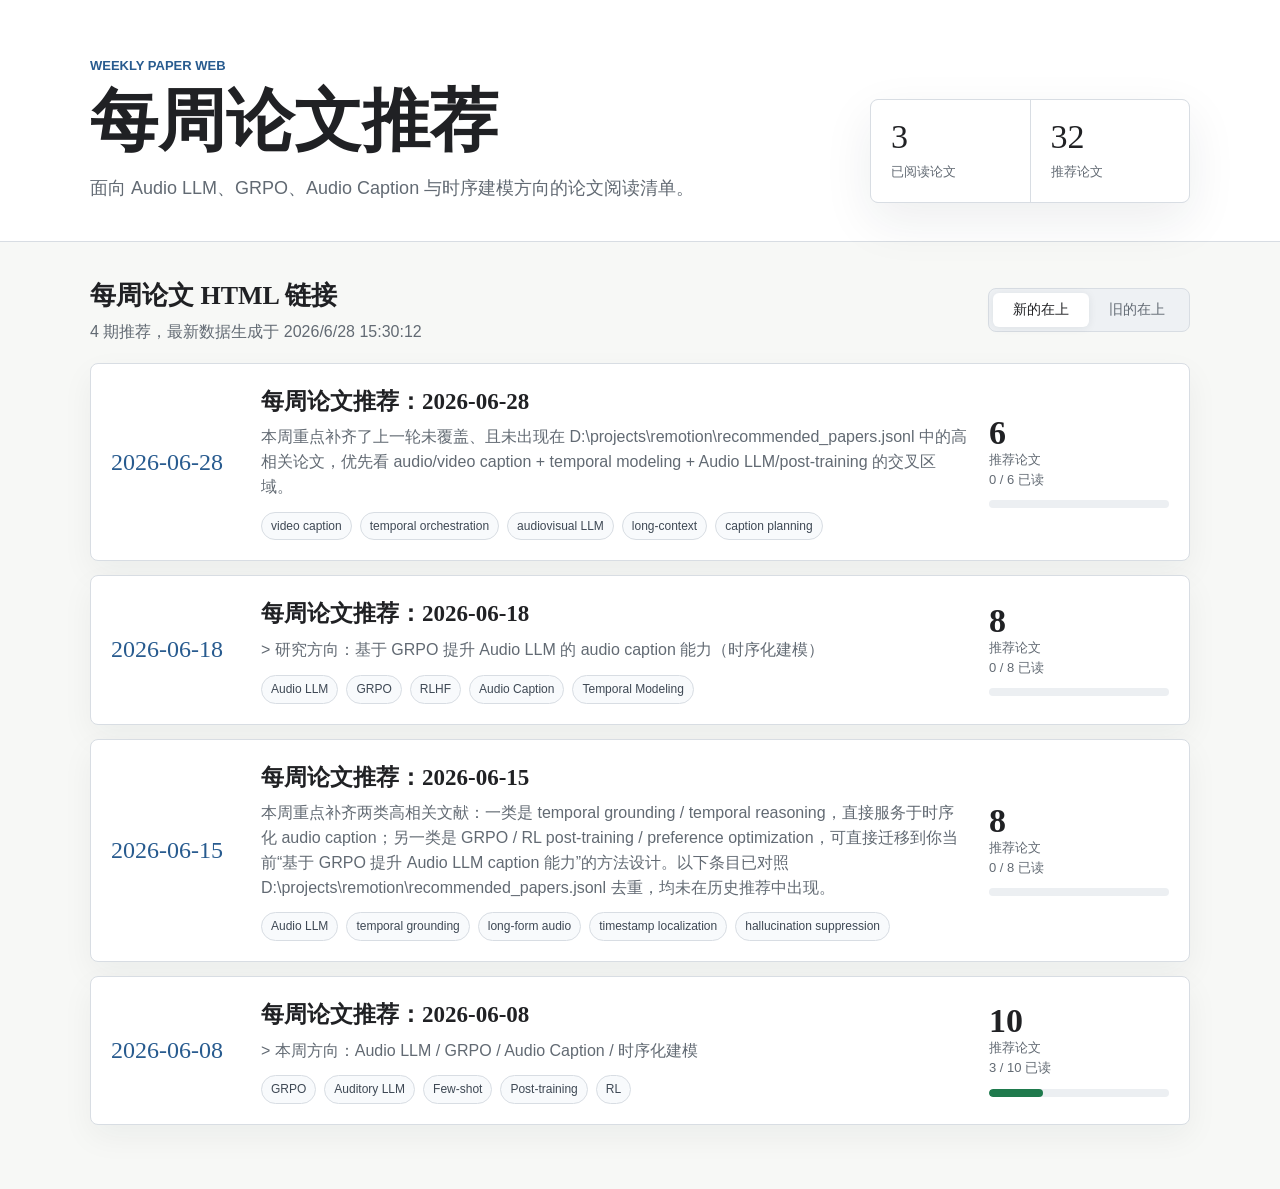
<file: index.html>
<!doctype html>
<html lang="zh-CN">
  <head>
    <meta charset="utf-8">
    <meta name="viewport" content="width=device-width, initial-scale=1">
    <title>每周论文推荐</title>
    <link rel="stylesheet" href="styles.css">
  </head>
  <body>
    <header class="site-header">
      <div class="wrap header-grid">
        <div>
          <p class="eyebrow">Weekly Paper Web</p>
          <h1>每周论文推荐</h1>
          <p class="lead">面向 Audio LLM、GRPO、Audio Caption 与时序建模方向的论文阅读清单。</p>
        </div>
        <div class="stats-panel" aria-label="阅读统计">
          <div>
            <span id="readCount" class="stat-number">0</span>
            <span class="stat-label">已阅读论文</span>
          </div>
          <div>
            <span id="paperCount" class="stat-number">0</span>
            <span class="stat-label">推荐论文</span>
          </div>
        </div>
      </div>
    </header>

    <main class="wrap main-grid">
      <section class="toolbar" aria-label="列表工具">
        <div>
          <h2>每周论文 HTML 链接</h2>
          <p id="weekSummary">正在载入数据...</p>
        </div>
        <div class="segmented" role="group" aria-label="排序方式">
          <button id="sortDesc" class="active" type="button">新的在上</button>
          <button id="sortAsc" type="button">旧的在上</button>
        </div>
      </section>

      <section id="weekList" class="week-list" aria-live="polite"></section>
    </main>

    <script src="app.js"></script>
  </body>
</html>
</file>
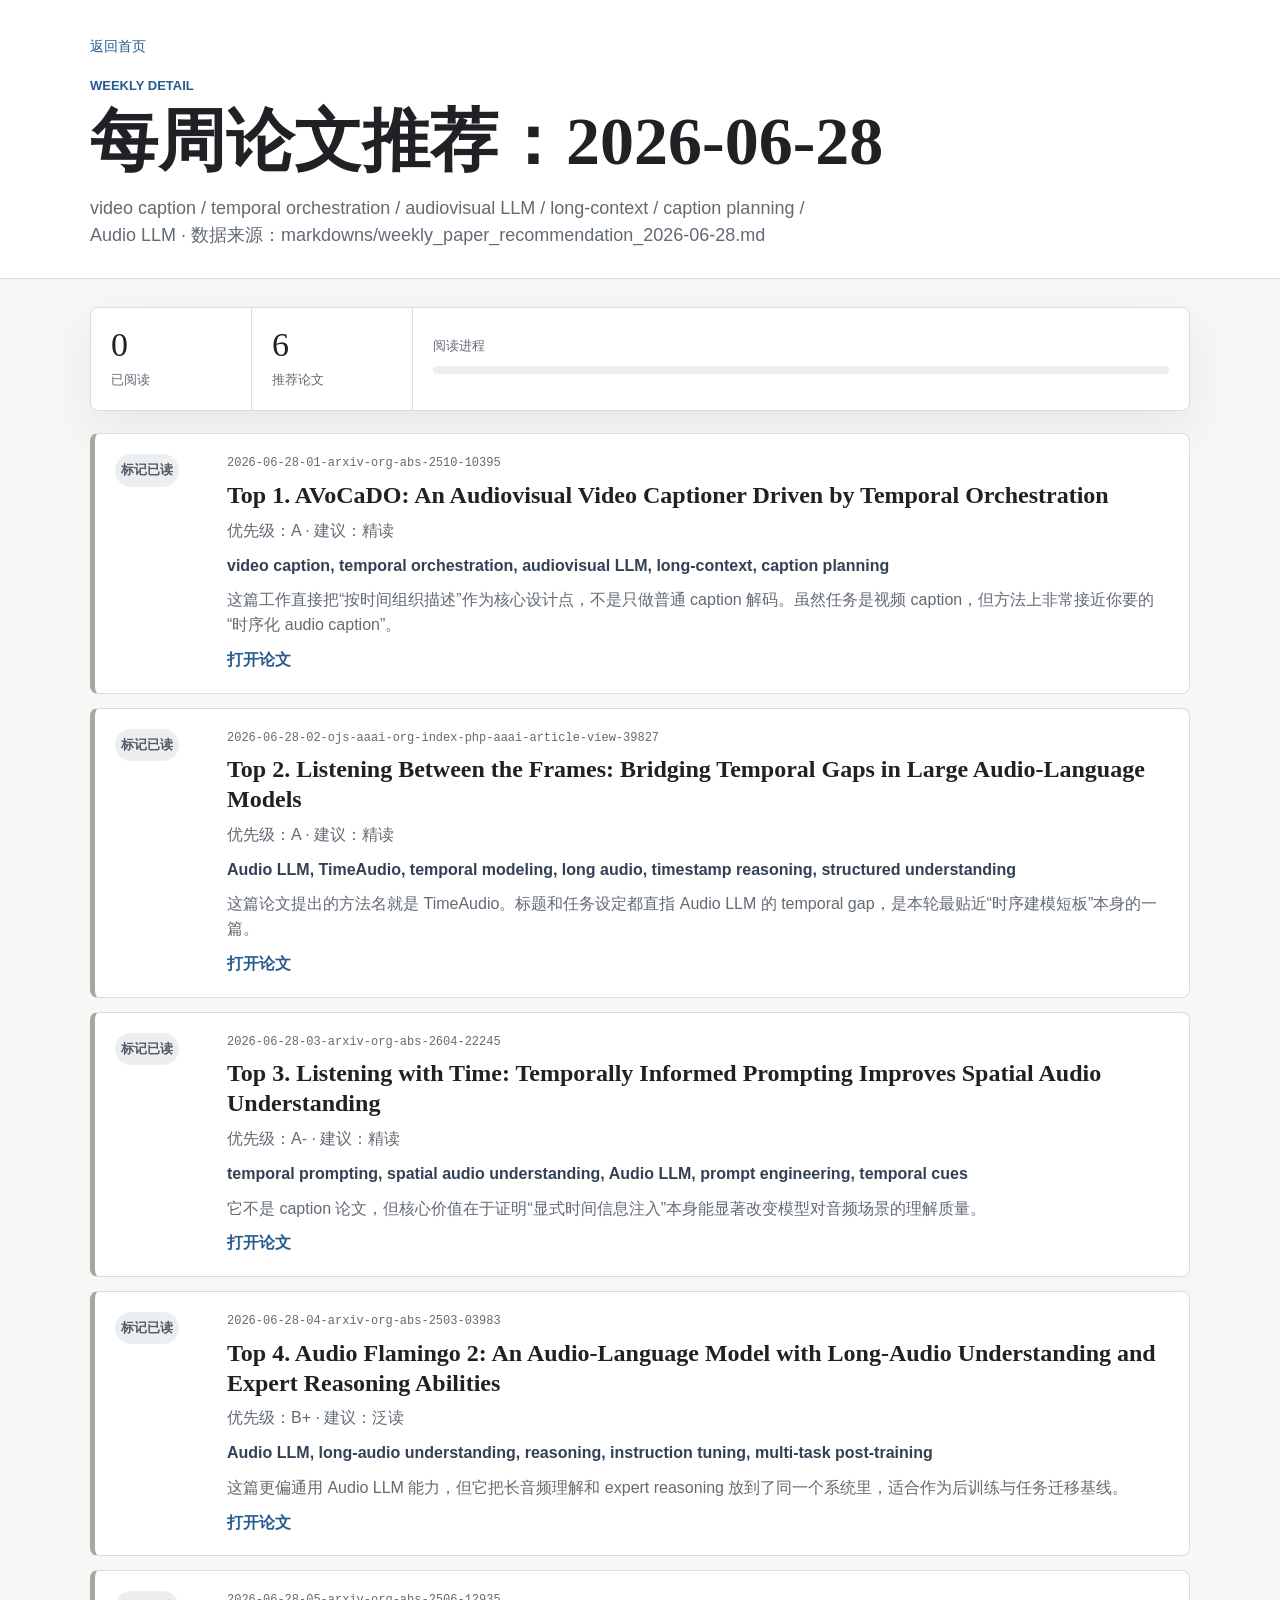
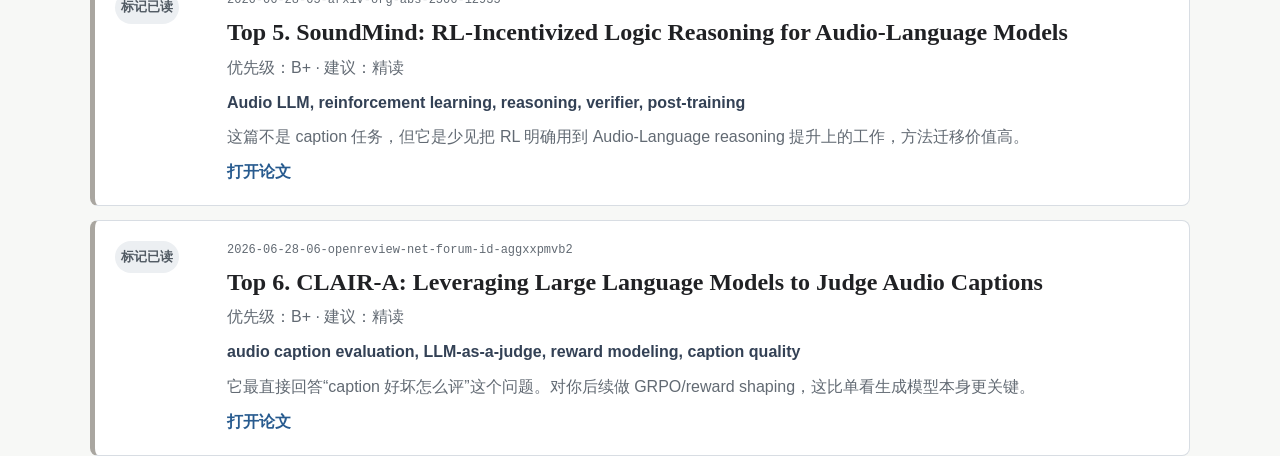
<file: week.html>
<!doctype html>
<html lang="zh-CN">
  <head>
    <meta charset="utf-8">
    <meta name="viewport" content="width=device-width, initial-scale=1">
    <title>每周论文推荐</title>
    <link rel="stylesheet" href="styles.css">
  </head>
  <body>
    <header class="site-header compact">
      <div class="wrap">
        <a class="back-link" href="index.html">返回首页</a>
        <p class="eyebrow">Weekly Detail</p>
        <h1 id="weekTitle">每周论文推荐</h1>
        <p id="weekLead" class="lead">正在载入数据...</p>
      </div>
    </header>

    <main class="wrap">
      <section class="detail-meta" aria-label="本周统计">
        <div>
          <span id="weekReadCount" class="stat-number">0</span>
          <span class="stat-label">已阅读</span>
        </div>
        <div>
          <span id="weekPaperCount" class="stat-number">0</span>
          <span class="stat-label">推荐论文</span>
        </div>
        <div class="progress-wrap">
          <span class="stat-label">阅读进程</span>
          <div class="progress-track">
            <span id="weekProgress" class="progress-bar"></span>
          </div>
        </div>
      </section>

      <section id="paperList" class="paper-list" aria-live="polite"></section>
    </main>

    <script src="app.js"></script>
  </body>
</html>
</file>
<file: styles.css>
:root {
  color-scheme: light;
  --paper: #f7f8f6;
  --ink: #202124;
  --muted: #626a73;
  --line: #d8dde3;
  --panel: #ffffff;
  --accent: #285b8f;
  --accent-soft: #e7eef6;
  --green: #1f7a4d;
  --green-soft: #e5f2eb;
  --gray-soft: #eceff2;
  --shadow: 0 18px 50px rgba(25, 36, 48, 0.08);
}

* {
  box-sizing: border-box;
}

body {
  margin: 0;
  background: var(--paper);
  color: var(--ink);
  font-family: Inter, "Noto Sans SC", "Microsoft YaHei", Arial, sans-serif;
  line-height: 1.55;
}

a {
  color: inherit;
}

.wrap {
  width: min(1100px, calc(100% - 40px));
  margin: 0 auto;
}

.site-header {
  border-bottom: 1px solid var(--line);
  background: #ffffff;
  padding: 56px 0 38px;
}

.site-header.compact {
  padding: 34px 0 28px;
}

.header-grid {
  display: grid;
  grid-template-columns: 1fr 320px;
  gap: 32px;
  align-items: end;
}

.eyebrow {
  margin: 0 0 10px;
  color: var(--accent);
  font-size: 13px;
  font-weight: 700;
  letter-spacing: 0;
  text-transform: uppercase;
}

h1,
h2,
h3 {
  font-family: Georgia, "Noto Serif SC", "Songti SC", serif;
  letter-spacing: 0;
}

h1 {
  margin: 0;
  font-size: clamp(38px, 6vw, 68px);
  line-height: 1.04;
}

.lead {
  max-width: 720px;
  margin: 18px 0 0;
  color: var(--muted);
  font-size: 18px;
}

.stats-panel,
.detail-meta {
  display: grid;
  grid-template-columns: repeat(2, 1fr);
  gap: 1px;
  overflow: hidden;
  border: 1px solid var(--line);
  border-radius: 8px;
  background: var(--line);
  box-shadow: var(--shadow);
}

.stats-panel > div,
.detail-meta > div {
  min-width: 0;
  background: var(--panel);
  padding: 20px;
}

.stat-number {
  display: block;
  font-family: Georgia, "Noto Serif SC", serif;
  font-size: 34px;
  line-height: 1;
}

.stat-label {
  display: block;
  margin-top: 8px;
  color: var(--muted);
  font-size: 13px;
}

.main-grid {
  padding: 34px 0 64px;
}

.toolbar {
  display: flex;
  justify-content: space-between;
  gap: 24px;
  align-items: center;
  margin-bottom: 18px;
}

.toolbar h2 {
  margin: 0 0 4px;
  font-size: 26px;
}

.toolbar p {
  margin: 0;
  color: var(--muted);
}

.segmented {
  display: inline-grid;
  grid-template-columns: repeat(2, 96px);
  padding: 4px;
  border: 1px solid var(--line);
  border-radius: 8px;
  background: #eef1f4;
}

.segmented button {
  min-height: 34px;
  border: 0;
  border-radius: 6px;
  background: transparent;
  color: var(--muted);
  cursor: pointer;
  font: inherit;
  font-size: 14px;
}

.segmented button.active {
  background: var(--panel);
  color: var(--ink);
  box-shadow: 0 1px 8px rgba(25, 36, 48, 0.08);
}

.week-list,
.paper-list {
  display: grid;
  gap: 14px;
}

.week-card {
  display: grid;
  grid-template-columns: 128px 1fr 180px;
  gap: 22px;
  align-items: center;
  min-height: 132px;
  border: 1px solid var(--line);
  border-radius: 8px;
  background: var(--panel);
  padding: 20px;
  text-decoration: none;
  box-shadow: 0 12px 32px rgba(25, 36, 48, 0.05);
  transition: transform 160ms ease, border-color 160ms ease, box-shadow 160ms ease;
}

.week-card:hover {
  transform: translateY(-2px);
  border-color: #b7c3cf;
  box-shadow: var(--shadow);
}

.week-date {
  font-family: Georgia, "Noto Serif SC", serif;
  font-size: 24px;
  color: var(--accent);
}

.week-main h3 {
  margin: 0 0 6px;
  font-size: 23px;
}

.week-main p {
  margin: 0 0 12px;
  color: var(--muted);
}

.tag-row {
  display: flex;
  flex-wrap: wrap;
  gap: 8px;
}

.tag-row span {
  border: 1px solid var(--line);
  border-radius: 999px;
  background: #f8fafc;
  color: #3e4854;
  padding: 4px 9px;
  font-size: 12px;
}

.week-progress {
  min-width: 0;
}

.week-progress strong {
  display: block;
  font-family: Georgia, "Noto Serif SC", serif;
  font-size: 34px;
  line-height: 1;
}

.week-progress span,
.week-progress em {
  display: block;
  color: var(--muted);
  font-size: 13px;
  font-style: normal;
}

.progress-track {
  display: block;
  width: 100%;
  height: 8px;
  margin-top: 10px;
  overflow: hidden;
  border-radius: 999px;
  background: var(--gray-soft);
}

.progress-track i,
.progress-bar {
  display: block;
  height: 100%;
  border-radius: inherit;
  background: var(--green);
}

.back-link {
  display: inline-block;
  margin-bottom: 18px;
  color: var(--accent);
  font-size: 14px;
  text-decoration: none;
}

.back-link:hover,
.paper-link:hover {
  text-decoration: underline;
}

.detail-meta {
  grid-template-columns: 160px 160px 1fr;
  margin: 28px 0 22px;
}

.progress-wrap {
  align-self: stretch;
}

.paper-card {
  display: grid;
  grid-template-columns: 92px 1fr;
  gap: 20px;
  border: 1px solid var(--line);
  border-left-width: 5px;
  border-radius: 8px;
  background: var(--panel);
  padding: 20px;
}

.paper-card.read {
  border-left-color: var(--green);
}

.paper-card.unread {
  border-left-color: #a9a6a0;
}

.paper-status {
  align-self: start;
  width: 64px;
  border: 0;
  border-radius: 999px;
  background: var(--gray-soft);
  color: #515a63;
  padding: 6px 0;
  text-align: center;
  cursor: pointer;
  font: inherit;
  font-size: 13px;
  font-weight: 700;
  transition: background 160ms ease, color 160ms ease, transform 160ms ease;
}

.paper-status:hover {
  transform: translateY(-1px);
  color: var(--ink);
}

.paper-card.read .paper-status {
  background: var(--green-soft);
  color: var(--green);
}

.paper-id {
  margin: 0 0 8px;
  color: var(--muted);
  font-family: Consolas, "SFMono-Regular", monospace;
  font-size: 12px;
  overflow-wrap: anywhere;
}

.paper-card h2 {
  margin: 0 0 8px;
  font-size: 24px;
  line-height: 1.24;
}

.paper-meta,
.paper-keywords,
.paper-reason {
  margin: 0 0 10px;
  color: var(--muted);
}

.paper-keywords {
  color: #334155;
  font-weight: 600;
}

.paper-link {
  color: var(--accent);
  font-weight: 700;
  text-decoration: none;
}

.error {
  border: 1px solid #c48383;
  border-radius: 8px;
  background: #fff4f2;
  color: #8a2525;
  padding: 16px;
}

@media (max-width: 820px) {
  .wrap {
    width: min(100% - 28px, 1100px);
  }

  .header-grid,
  .toolbar,
  .week-card,
  .paper-card {
    grid-template-columns: 1fr;
  }

  .toolbar {
    align-items: stretch;
  }

  .segmented {
    width: 100%;
    grid-template-columns: repeat(2, 1fr);
  }

  .week-card {
    gap: 14px;
  }

  .detail-meta {
    grid-template-columns: 1fr;
  }

  .paper-status {
    width: 72px;
  }
}
</file>
